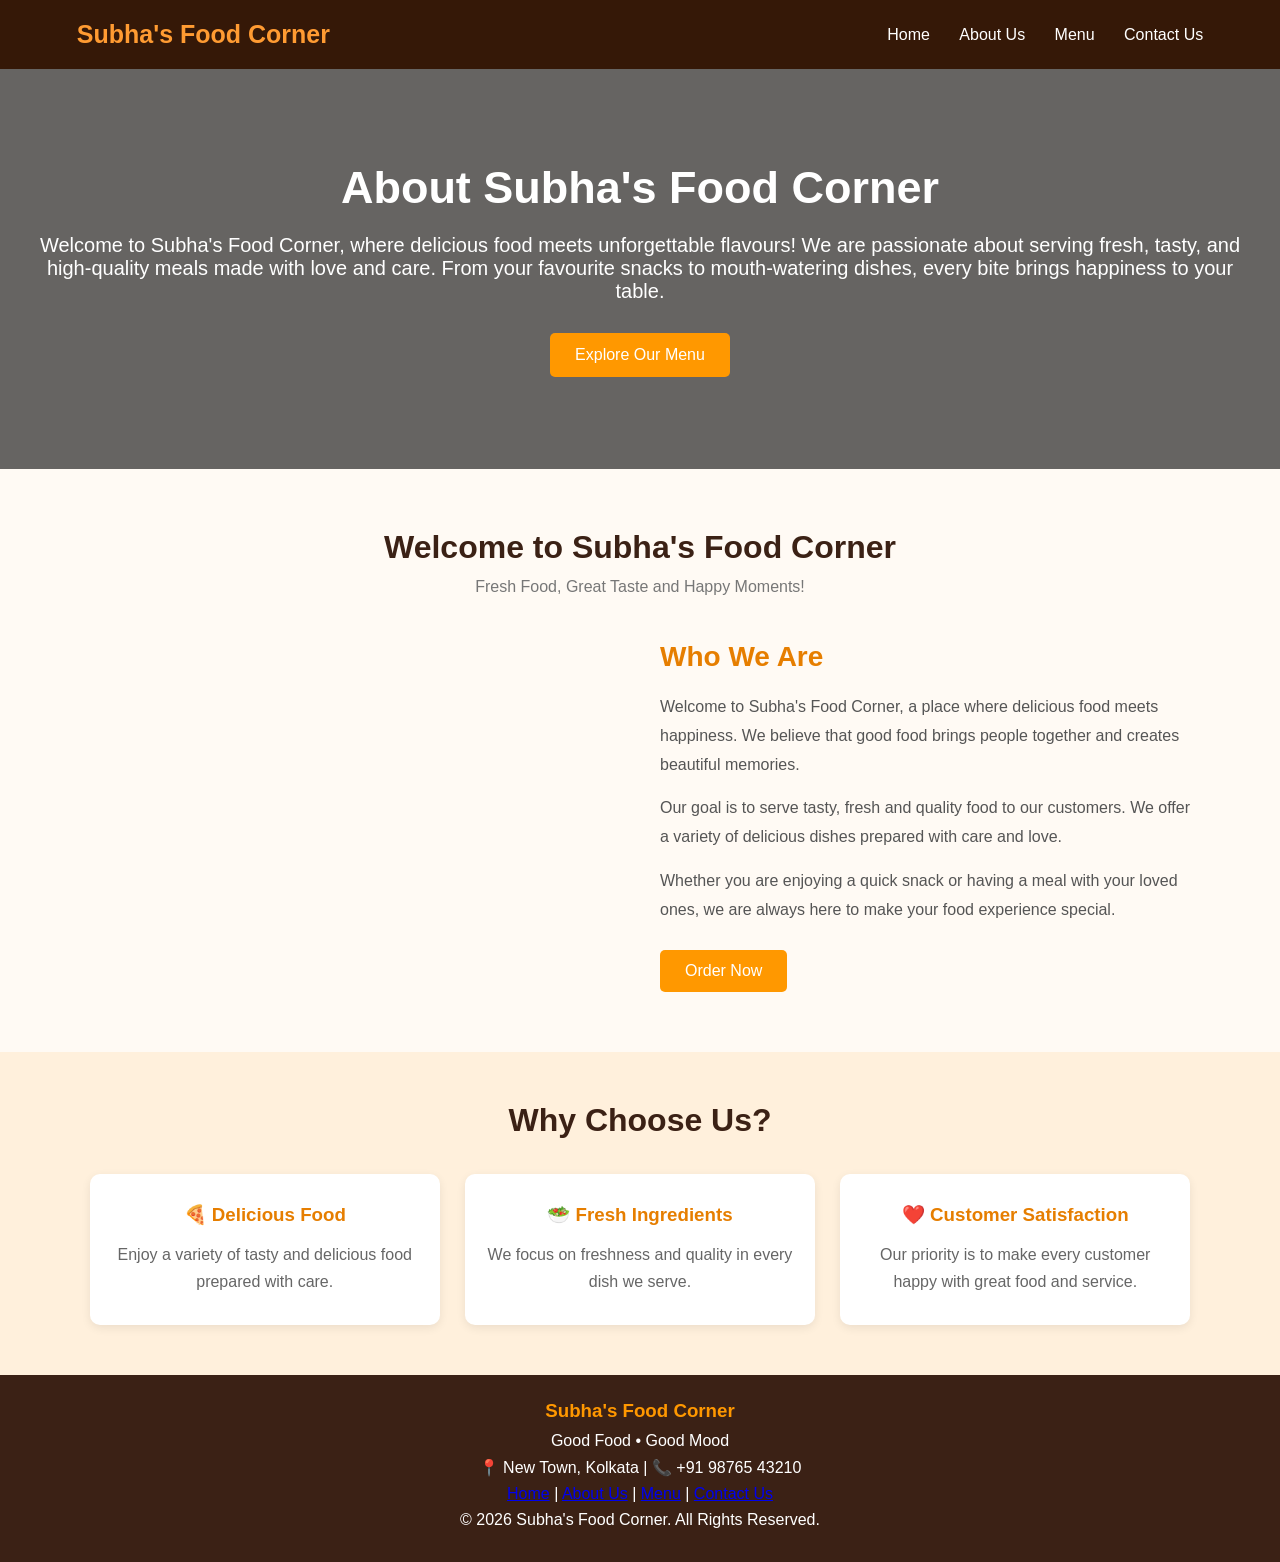
<file: about.html>
<!DOCTYPE html>
<html lang="en">

<head>
    <meta charset="UTF-8">
    <meta name="viewport" content="width=device-width, initial-scale=1.0">

    <title>About Us - Subha's Food Corner</title>

    <link rel="stylesheet" href="about.css">
</head>

<body>

    
    <header>

        <div class="logo">Subha's Food Corner</div>

        <nav>
            <a href="index.html">Home</a>
            <a href="about.html">About Us</a>
            <a href="menu.html">Menu</a>
            <a href="contact.html">Contact Us </a>
        </nav>

    </header>

    <!-- Hero Section -->
    <section class="about-hero">

        <div class="hero-content">

            <h1>About Subha's Food Corner</h1>

            <p>
                Welcome to Subha's Food Corner, where delicious food meets unforgettable flavours! 
    We are passionate about serving fresh, tasty, and high-quality meals made with love and care. 
    From your favourite snacks to mouth-watering dishes, every bite brings happiness to your table. 
            </p>

            <a href="menu.html" class="hero-btn">Explore Our Menu</a>

        </div>

    </section>


    <!-- About Us Section -->
    <section class="about-section">

        <h2>Welcome to Subha's Food Corner</h2>

        <p class="about-subtitle">
            Fresh Food, Great Taste and Happy Moments!
        </p>


        <!-- Flexbox Container -->
        <div class="about-container">


            <!-- YouTube Video -->
            <div class="about-video">

                <iframe width="560" height="315" src="https://www.youtube.com/embed/xPPLbEFbCAo?si=hrN3a_0cqD-ABJ05" title="YouTube video player" frameborder="0" allow="accelerometer; autoplay; clipboard-write; encrypted-media; gyroscope; picture-in-picture; web-share" referrerpolicy="strict-origin-when-cross-origin" allowfullscreen></iframe>

            </div>


            <!-- About Content -->
            <div class="about-content">

                <h2>Who We Are</h2>

                <p>
                    Welcome to Subha's Food Corner, a place where
                    delicious food meets happiness. We believe that
                    good food brings people together and creates
                    beautiful memories.
                </p>

                <p>
                    Our goal is to serve tasty, fresh and quality food
                    to our customers. We offer a variety of delicious
                    dishes prepared with care and love.
                </p>

                <p>
                    Whether you are enjoying a quick snack or having
                    a meal with your loved ones, we are always here
                    to make your food experience special.
                </p>

                <a href="menu.html" class="about-btn">
                    Order Now
                </a>

            </div>

        </div>

    </section>


    <!-- Why Choose Us -->
    <section class="why-section">

        <h2>Why Choose Us?</h2>

        <div class="why-container">

            <div class="why-box">
                <h3>🍕 Delicious Food</h3>
                <p>
                    Enjoy a variety of tasty and delicious food
                    prepared with care.
                </p>
            </div>

            <div class="why-box">
                <h3>🥗 Fresh Ingredients</h3>
                <p>
                    We focus on freshness and quality in every dish
                    we serve.
                </p>
            </div>

            <div class="why-box">
                <h3>❤️ Customer Satisfaction</h3>
                <p>
                    Our priority is to make every customer happy
                    with great food and service.
                </p>
            </div>

        </div>

    </section>


    <!-- Footer -->
    <footer>
    <div class="footer-content">
        <h3>Subha's Food Corner</h3>
        <p>Good Food • Good Mood</p>
        <p>📍 New Town, Kolkata | 📞 +91 98765 43210</p>
        <div class="footer-links">
            <a href="index.html">Home</a> |
            <a href="about.html">About Us</a> |
            <a href="menu.html">Menu</a> |
            <a href="contact.html">Contact Us</a>
        </div>
        <p class="copyright">&copy; 2026 Subha's Food Corner. All Rights Reserved.</p>
    </div>
</footer>




</body>
</html>
</file>
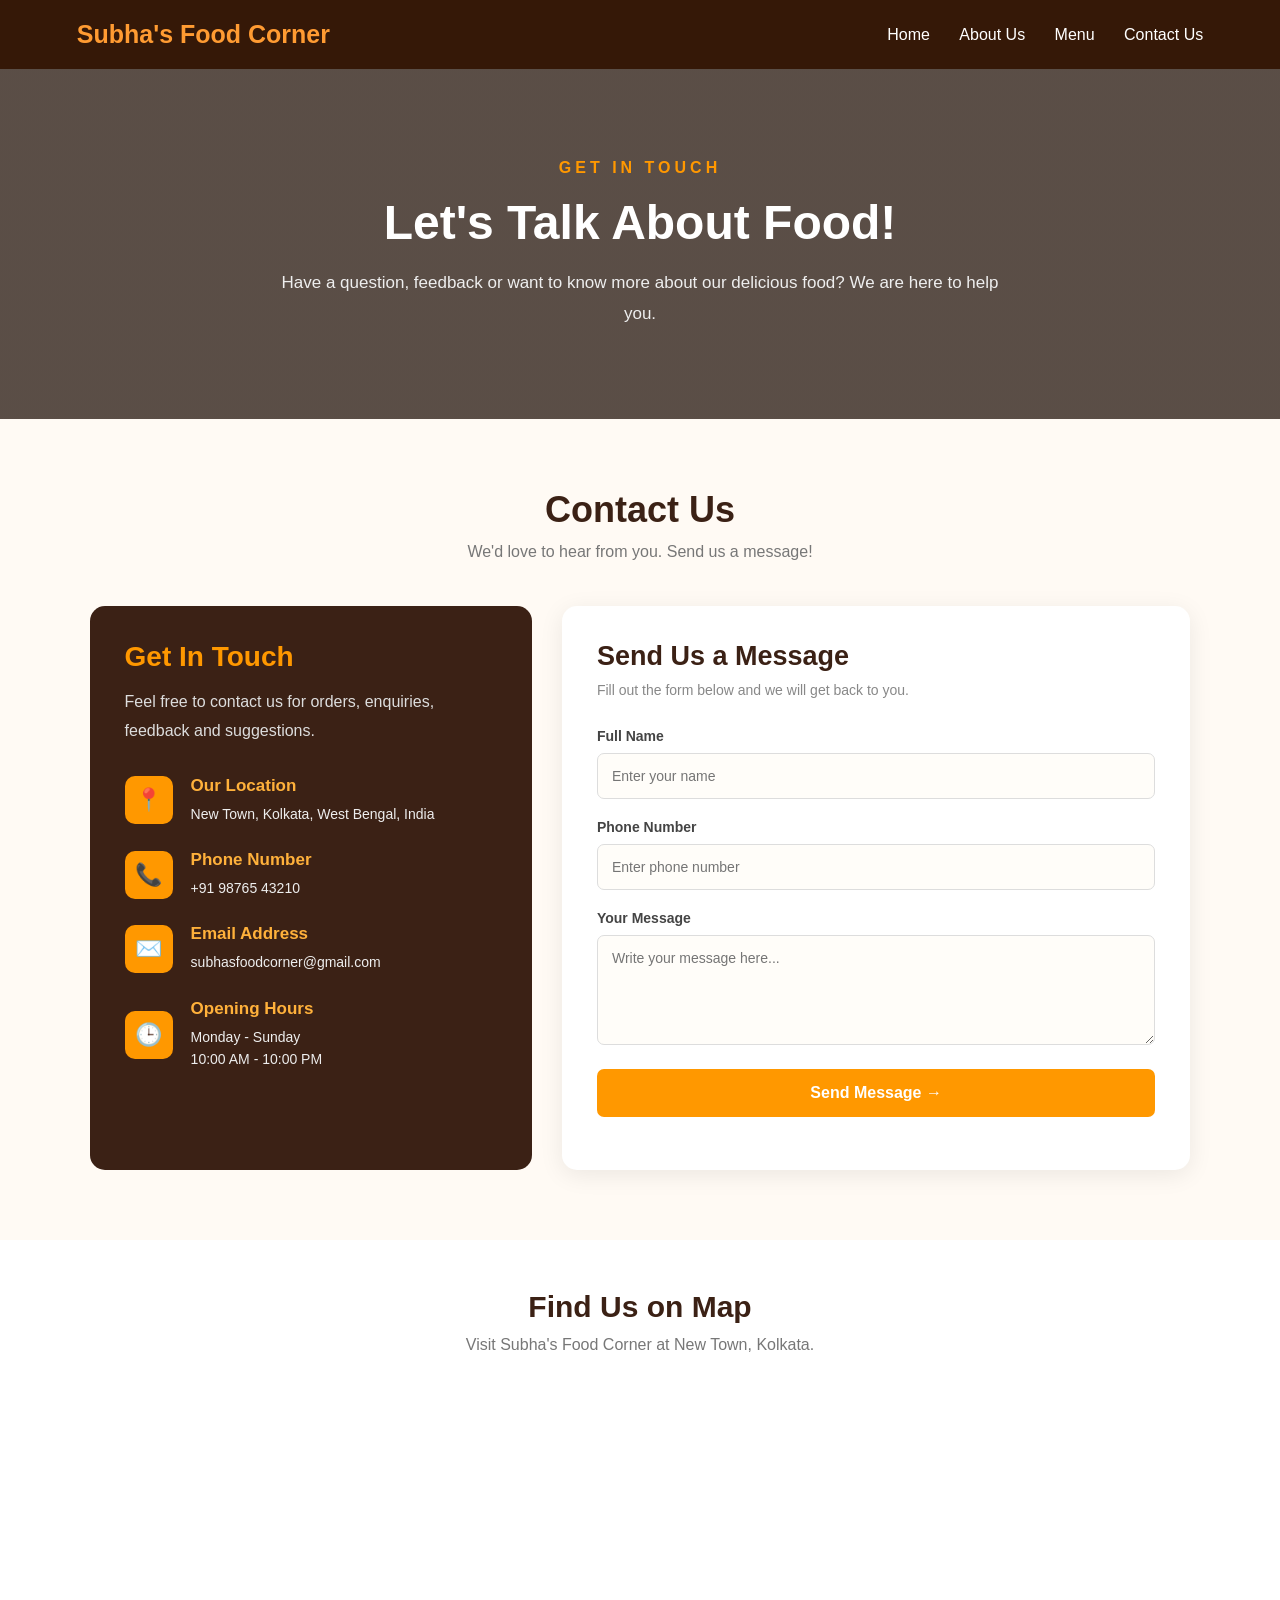
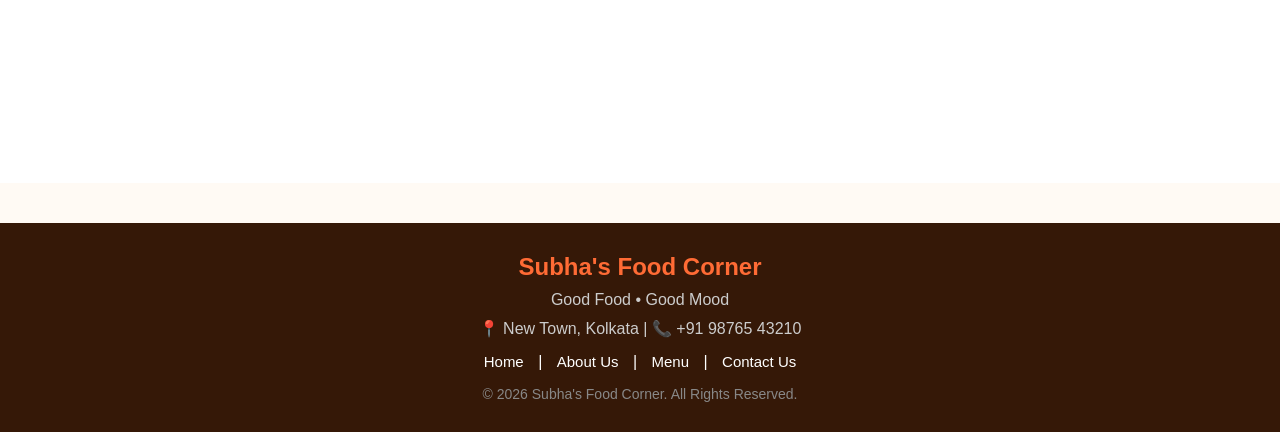
<file: contact.html>
<!DOCTYPE html>
<html lang="en">

<head>
    <meta charset="UTF-8">
    <meta name="viewport" content="width=device-width, initial-scale=1.0">

    <title>Contact Us | Subha's Food Corner</title>

    <link rel="stylesheet" href="contact.css">
</head>

<body>

   
    <header>

        <div class="logo">Subha's Food Corner</div>

        <nav>
            <a href="index.html">Home</a>
            <a href="about.html">About Us</a>
            <a href="menu.html">Menu</a>
            <a href="contact.html">Contact Us </a>
        </nav>

    </header>


    <!-- Contact Hero -->
    <section class="contact-hero">

        <div class="contact-hero-content">

            <span>GET IN TOUCH</span>

            <h1>Let's Talk About Food!</h1>

            <p>
                Have a question, feedback or want to know more
                about our delicious food? We are here to help you.
            </p>

        </div>

    </section>


    <!-- Contact Main Section -->
    <section class="contact-section">

        <div class="contact-heading">

            <h2>Contact Us</h2>

            <p>
                We'd love to hear from you. Send us a message!
            </p>

        </div>


        <div class="contact-container">


            <!-- Contact Information -->
            <div class="contact-info">

                <h2>Get In Touch</h2>

                <p class="info-text">
                    Feel free to contact us for orders,
                    enquiries, feedback and suggestions.
                </p>


                <div class="info-box">

                    <div class="info-icon">📍</div>

                    <div>
                        <h3>Our Location</h3>

                        <p>
                            New Town, Kolkata,
                            West Bengal, India
                        </p>
                    </div>

                </div>


                <div class="info-box">

                    <div class="info-icon">📞</div>

                    <div>
                        <h3>Phone Number</h3>

                        <p>+91 98765 43210</p>
                    </div>

                </div>


                <div class="info-box">

                    <div class="info-icon">✉️</div>

                    <div>
                        <h3>Email Address</h3>

                        <p>subhasfoodcorner@gmail.com</p>
                    </div>

                </div>


                <div class="info-box">

                    <div class="info-icon">🕒</div>

                    <div>
                        <h3>Opening Hours</h3>

                        <p>Monday - Sunday</p>
                        <p>10:00 AM - 10:00 PM</p>
                    </div>

                </div>



            </div>


            <!-- Contact Form -->
            <div class="contact-form">

                <h2>Send Us a Message</h2>

                <p class="form-subtitle">
                    Fill out the form below and we will get back to you.
                </p>


                <form id="contactForm">

                    <div class="form-row">

                        <div class="form-group">

                            <label for="name">Full Name</label>

                            <input
                                type="text"
                                id="name"
                                placeholder="Enter your name"
                                required
                            >

                        </div>


                        

                    </div>


                    <div class="form-row">

                        <div class="form-group">

                            <label for="phone">Phone Number</label>

                            <input
                                type="tel"
                                id="phone"
                                placeholder="Enter phone number"
                                pattern="[0-9]{10}"
                                maxlength="10"
                                required
                            >

                        </div>


                        

                    </div>


                    <div class="form-group">

                        <label for="message">Your Message</label>

                        <textarea
                            id="message"
                            rows="5"
                            placeholder="Write your message here..."
                            required
                        ></textarea>

                    </div>


                    <button type="submit" class="send-btn">
                        Send Message →
                    </button>

                    <p id="formMessage"></p>

                </form>

            </div>

        </div>

    </section>


    <!-- Google Map -->
    <section class="map-section">

        <h2>Find Us on Map</h2>

        <p>Visit Subha's Food Corner at New Town, Kolkata.</p>

        <iframe
            src="https://maps.google.com/maps?q=New%20Town%2C%20Kolkata&t=&z=13&ie=UTF8&iwloc=&output=embed"
            width="100%"
            height="350"
            style="border:0;"
            loading="lazy"
            allowfullscreen>
        </iframe>

    </section>


    <!-- Footer -->
    <footer>
    <div class="footer-content">
        <h3>Subha's Food Corner</h3>
        <p>Good Food • Good Mood</p>
        <p>📍 New Town, Kolkata | 📞 +91 98765 43210</p>
        <div class="footer-links">
            <a href="index.html">Home</a> |
            <a href="about.html">About Us</a> |
            <a href="menu.html">Menu</a> |
            <a href="contact.html">Contact Us</a>
        </div>
        <p class="copyright">&copy; 2026 Subha's Food Corner. All Rights Reserved.</p>
    </div>
</footer>




    <script src="contact.js"></script>

</body>
</html>
</file>
<file: about.css>
/* General */
* {
    margin: 0;
    padding: 0;
    box-sizing: border-box;
}

body {
    font-family: Arial, sans-serif;
    background-color: #fffaf4;
    color: #333;
}

/* Navbar */

header {
    background-color: #351807;
    color: white;
    padding: 20px 6%;
    display: flex;
    justify-content: space-between;
    align-items: center;
}

.logo {
    font-size: 25px;
    font-weight: bold;
    color: #ff9b32;
}

nav a {
    color: white;
    text-decoration: none;
    margin-left: 25px;
    font-size: 16px;
}

nav a:hover {
    color: #ff9b32;
}


/* Hero Section */
.about-hero {
    height: 400px;
    background: linear-gradient(
        rgba(0, 0, 0, 0.6),
        rgba(0, 0, 0, 0.6)
    ),
    url("https://images.unsplash.com/photo-1414235077428-338989a2e8c0?w=1600");

    background-size: cover;
    background-position: center;

    display: flex;
    justify-content: center;
    align-items: center;
    text-align: center;
    color: white;
    padding: 20px;
}

.hero-content h1 {
    font-size: 45px;
    margin-bottom: 20px;
}

.hero-content p {
    font-size: 20px;
    margin-bottom: 30px;
}

.hero-btn {
    display: inline-block;
    background-color: #ff9800;
    color: white;
    padding: 13px 25px;
    text-decoration: none;
    border-radius: 5px;
}

.hero-btn:hover {
    background-color: #e68900;
}

/* About Section */
.about-section {
    padding: 60px 7%;
}

.about-section > h2 {
    text-align: center;
    font-size: 32px;
    color: #3b2115;
}

.about-subtitle {
    text-align: center;
    margin-top: 12px;
    color: #777;
}

/* Two Flex Boxes */
.about-container {
    display: flex;
    align-items: center;
    gap: 40px;
    margin-top: 45px;
}

/* Video Box */
.about-video {
    flex: 1;
}

.about-video iframe {
    width: 100%;
    height: 320px;
    border: none;
    border-radius: 10px;
}

/* About Content Box */
.about-content {
    flex: 1;
}

.about-content h2 {
    font-size: 28px;
    color: #e67e00;
    margin-bottom: 20px;
}

.about-content p {
    font-size: 16px;
    line-height: 1.8;
    margin-bottom: 15px;
    color: #555;
}

.about-btn {
    display: inline-block;
    background-color: #ff9800;
    color: white;
    padding: 12px 25px;
    text-decoration: none;
    border-radius: 5px;
    margin-top: 10px;
}

.about-btn:hover {
    background-color: #e68900;
}

/* Why Choose Us */
.why-section {
    padding: 50px 7%;
    background-color: #fff0dc;
}

.why-section h2 {
    text-align: center;
    font-size: 32px;
    margin-bottom: 35px;
    color: #3b2115;
}

.why-container {
    display: flex;
    gap: 25px;
}

.why-box {
    flex: 1;
    background-color: white;
    padding: 30px 20px;
    text-align: center;
    border-radius: 10px;
    box-shadow: 0 3px 10px rgba(0,0,0,0.08);
}

.why-box h3 {
    margin-bottom: 15px;
    color: #e67e00;
}

.why-box p {
    line-height: 1.7;
    color: #666;
}

/* Footer */
footer {
    background-color: #3b2115;
    color: white;
    text-align: center;
    padding: 25px;
}

footer h3 {
    color: #ff9800;
    margin-bottom: 10px;
}

footer p {
    margin: 8px 0;
}

/* Responsive Design */
@media (max-width: 768px) {

    .navbar {
        flex-direction: column;
        gap: 20px;
    }

    .navbar ul {
        flex-wrap: wrap;
        justify-content: center;
        gap: 15px;
    }

    .hero-content h1 {
        font-size: 30px;
    }

    .about-container {
        flex-direction: column;
    }

    .about-video,
    .about-content {
        width: 100%;
    }

    .about-video iframe {
        height: 250px;
    }

    .why-container {
        flex-direction: column;
    }
}
</file>
<file: contact.css>
/* General */
* {
    margin: 0;
    padding: 0;
    box-sizing: border-box;
}

body {
    font-family: Arial, sans-serif;
    background-color: #fffaf4;
    color: #333;
}
/* Navbar */

header {
    background-color: #351807;
    color: white;
    padding: 20px 6%;
    display: flex;
    justify-content: space-between;
    align-items: center;
}

.logo {
    font-size: 25px;
    font-weight: bold;
    color: #ff9b32;
}

nav a {
    color: white;
    text-decoration: none;
    margin-left: 25px;
    font-size: 16px;
}

nav a:hover {
    color: #ff9b32;
}

/* Contact Hero */
.contact-hero {
    min-height: 350px;

    background:
    linear-gradient(rgba(35, 20, 12, 0.75), rgba(35, 20, 12, 0.75)),
    url("https://images.unsplash.com/photo-1555396273-367ea4eb4db5?w=1600");

    background-size: cover;
    background-position: center;

    display: flex;
    align-items: center;
    justify-content: center;

    text-align: center;
    color: white;
    padding: 30px;
}

.contact-hero-content {
    max-width: 750px;
}

.contact-hero-content span {
    color: #ff9800;
    font-weight: bold;
    letter-spacing: 4px;
}

.contact-hero h1 {
    font-size: 48px;
    margin: 18px 0;
}

.contact-hero p {
    font-size: 17px;
    line-height: 1.8;
    color: #eee;
}


/* Contact Section */
.contact-section {
    padding: 70px 7%;
    background: #fffaf4;
}

.contact-heading {
    text-align: center;
    margin-bottom: 45px;
}

.contact-heading h2 {
    font-size: 36px;
    color: #3b2115;
    margin-bottom: 12px;
}

.contact-heading p {
    color: #777;
}


/* Main Container */
.contact-container {
    display: flex;
    gap: 30px;
    align-items: stretch;
}


/* Contact Information */
.contact-info {
    flex: 1;

    background: #3b2115;
    color: white;

    padding: 35px;
    border-radius: 15px;
}

.contact-info h2 {
    font-size: 28px;
    color: #ff9800;
    margin-bottom: 15px;
}

.info-text {
    color: #ddd;
    line-height: 1.8;
    margin-bottom: 30px;
}


/* Information Boxes */
.info-box {
    display: flex;
    align-items: center;
    gap: 18px;

    margin-bottom: 25px;
}

.info-icon {
    min-width: 48px;
    height: 48px;

    background: #ff9800;
    color: white;

    border-radius: 10px;

    display: flex;
    justify-content: center;
    align-items: center;

    font-size: 22px;
}

.info-box h3 {
    color: #ffb13b;
    margin-bottom: 7px;
    font-size: 17px;
}

.info-box p {
    color: #eee;
    font-size: 14px;
    line-height: 1.6;
}


/* Social Links */
.contact-social {
    margin-top: 30px;
}

.contact-social h3 {
    margin-bottom: 15px;
    color: #ff9800;
}

.contact-social a {
    display: inline-block;
    color: white;
    text-decoration: none;

    background: #59402f;
    padding: 10px 15px;
    border-radius: 5px;

    margin-right: 8px;
}

.contact-social a:hover {
    background: #ff9800;
}


/* Contact Form */
.contact-form {
    flex: 1.5;

    background: white;
    padding: 35px;

    border-radius: 15px;

    box-shadow: 0 5px 25px rgba(0,0,0,0.08);
}

.contact-form h2 {
    color: #3b2115;
    font-size: 27px;
    margin-bottom: 10px;
}

.form-subtitle {
    color: #888;
    margin-bottom: 30px;
    font-size: 14px;
}


/* Form Rows */
.form-row {
    display: flex;
    gap: 20px;
}

.form-group {
    flex: 1;
    margin-bottom: 20px;
}

.form-group label {
    display: block;
    margin-bottom: 9px;
    color: #444;
    font-weight: bold;
    font-size: 14px;
}


/* Inputs */
.form-group input,
.form-group select,
.form-group textarea {

    width: 100%;
    padding: 14px;

    border: 1px solid #ddd;
    border-radius: 7px;

    font-size: 14px;
    font-family: Arial, sans-serif;

    background: #fffdf9;
}

.form-group input:focus,
.form-group select:focus,
.form-group textarea:focus {
    outline: none;
    border-color: #ff9800;
    box-shadow: 0 0 5px rgba(255,152,0,0.2);
}

.form-group textarea {
    resize: vertical;
}


/* Submit Button */
.send-btn {
    width: 100%;
    padding: 15px;

    background: #ff9800;
    color: white;

    border: none;
    border-radius: 7px;

    font-size: 16px;
    font-weight: bold;

    cursor: pointer;
    transition: 0.3s;
}

.send-btn:hover {
    background: #e68900;
    transform: translateY(-2px);
}


/* Success Message */
#formMessage {
    text-align: center;
    margin-top: 18px;
    color: green;
    font-weight: bold;
}


/* Google Map */
.map-section {
    padding: 50px 7%;
    text-align: center;
    background: white;
}

.map-section h2 {
    font-size: 30px;
    color: #3b2115;
    margin-bottom: 12px;
}

.map-section p {
    color: #777;
    margin-bottom: 25px;
}

.map-section iframe {
    border-radius: 12px;
}


/* Responsive Design */
@media (max-width: 900px) {

    .contact-container {
        flex-direction: column;
    }

}

@media (max-width: 600px) {

    .contact-hero h1 {
        font-size: 32px;
    }

    .contact-section {
        padding: 45px 5%;
    }

    .contact-info,
    .contact-form {
        padding: 25px 20px;
    }

    .form-row {
        flex-direction: column;
        gap: 0;
    }

    .contact-heading h2 {
        font-size: 28px;
    }

}
/* Footer Styling */
footer {
    background-color: #351807;
    color: #ffffff;
    text-align: center;
    padding: 30px 20px;
    margin-top: 40px;
}

footer h3 {
    font-size: 24px;
    margin-bottom: 10px;
    color: #ff6b35; /* Warm food-themed accent color */
}

footer p {
    font-size: 16px;
    color: #cccccc;
    margin-bottom: 10px;
}

.footer-links {
    margin: 15px 0;
}

.footer-links a {
    color: #ffffff;
    text-decoration: none;
    margin: 0 10px;
    font-size: 15px;
    transition: color 0.3s ease;
}

.footer-links a:hover {
    color: #ff6b35;
}

footer .copyright {
    font-size: 14px;
    color: #888888;
    margin-top: 15px;
    margin-bottom: 0;
}
</file>
